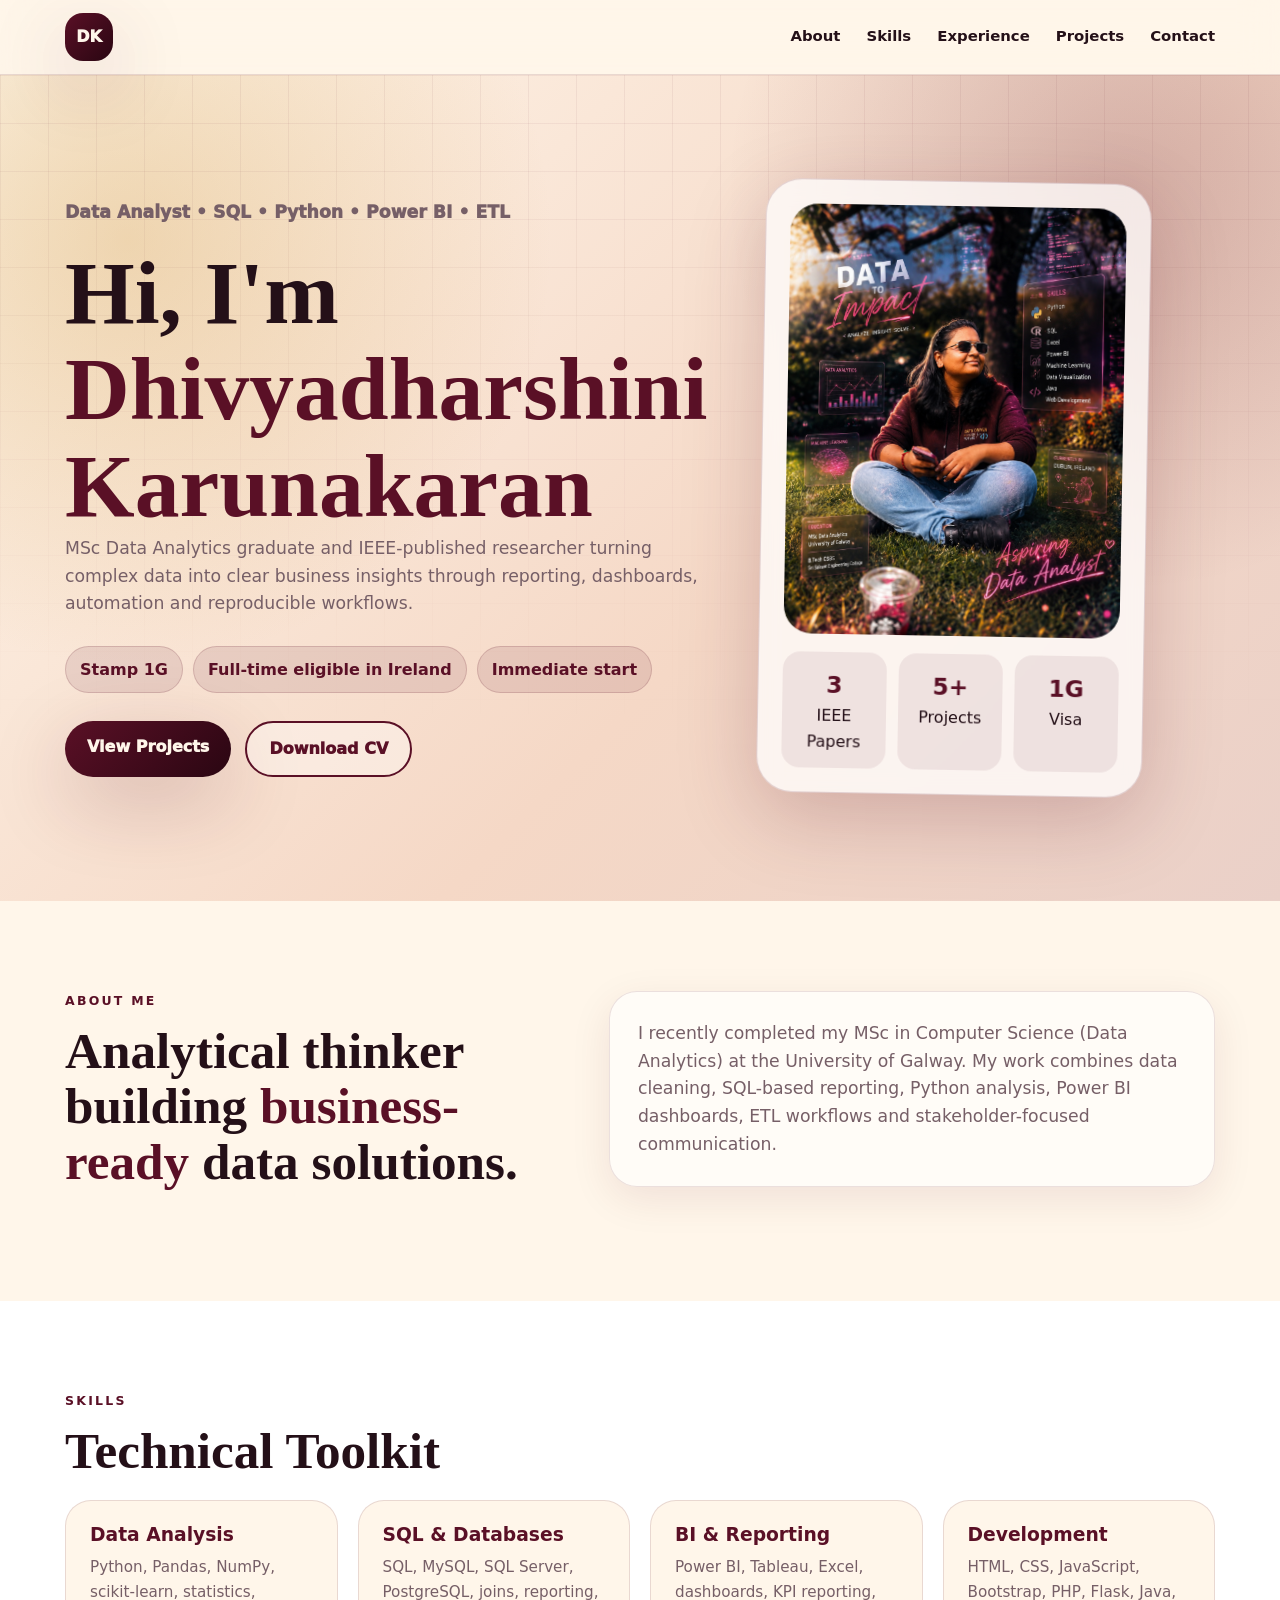
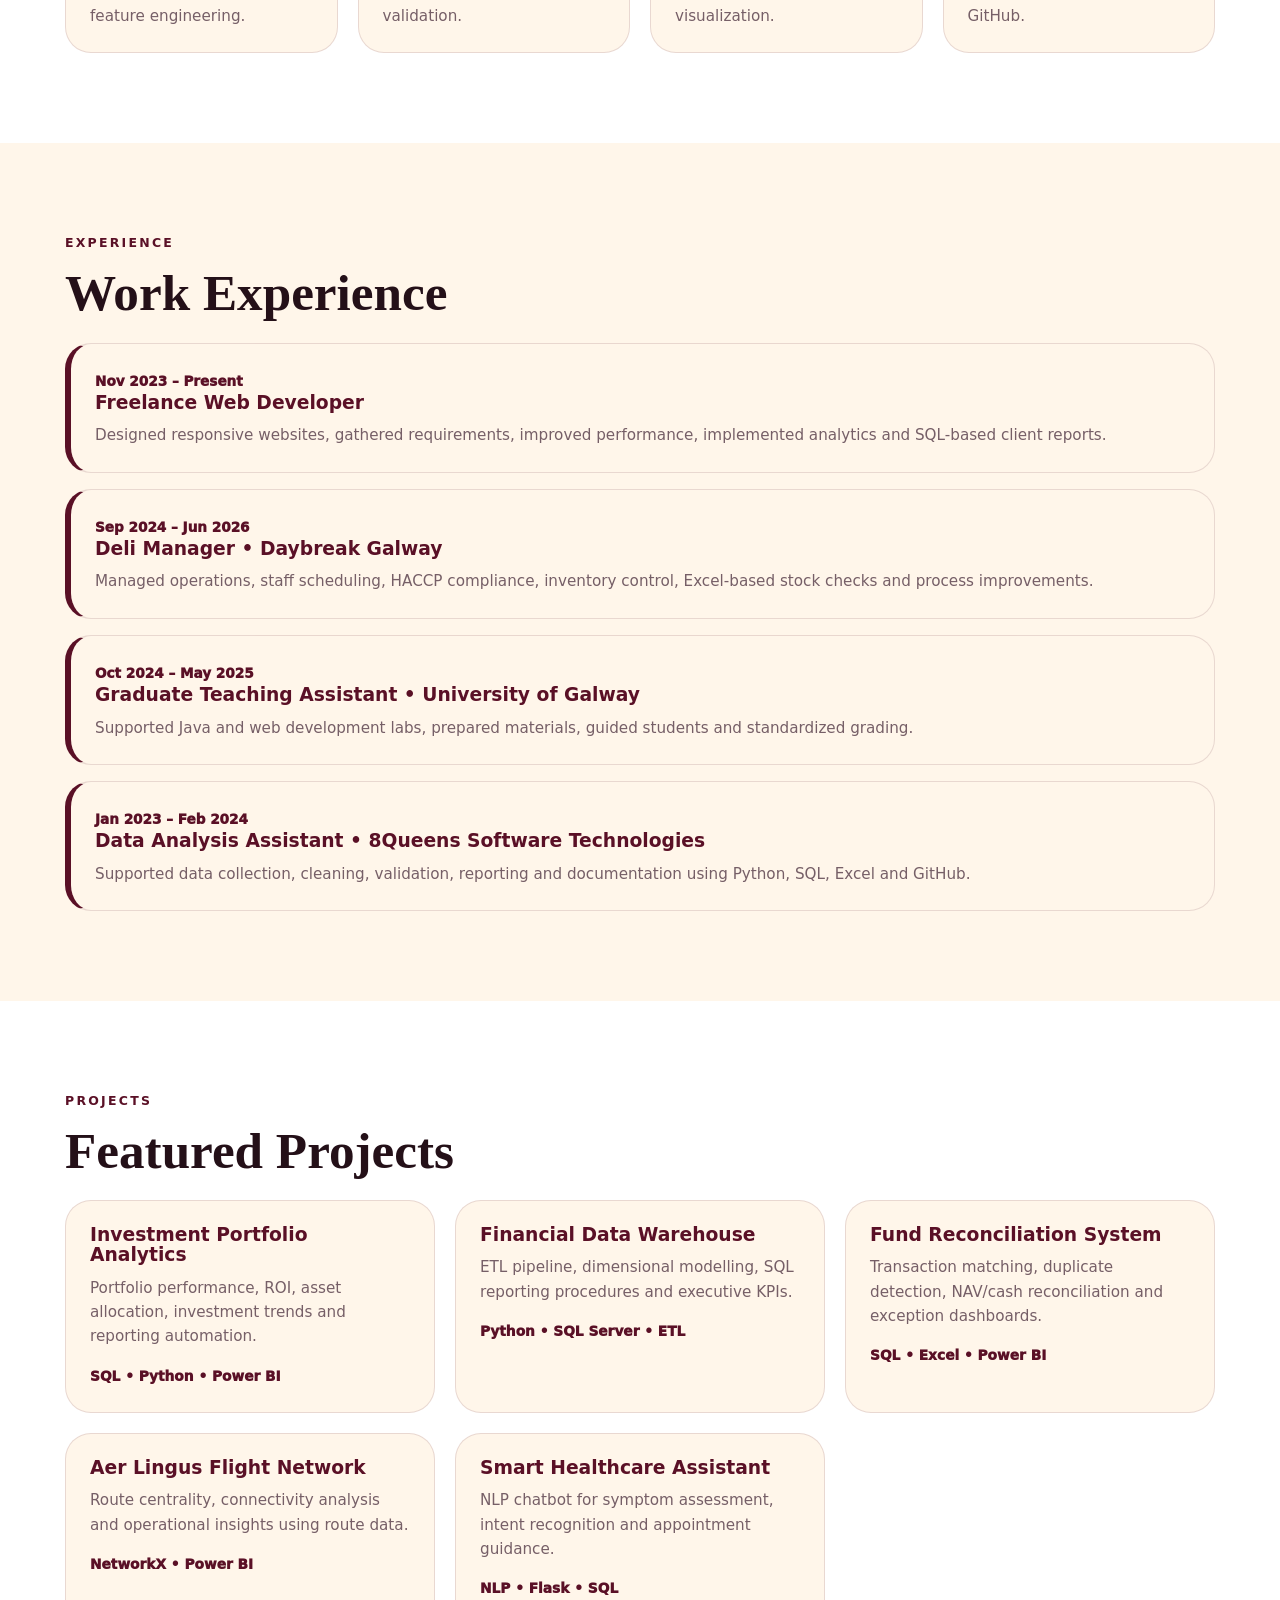
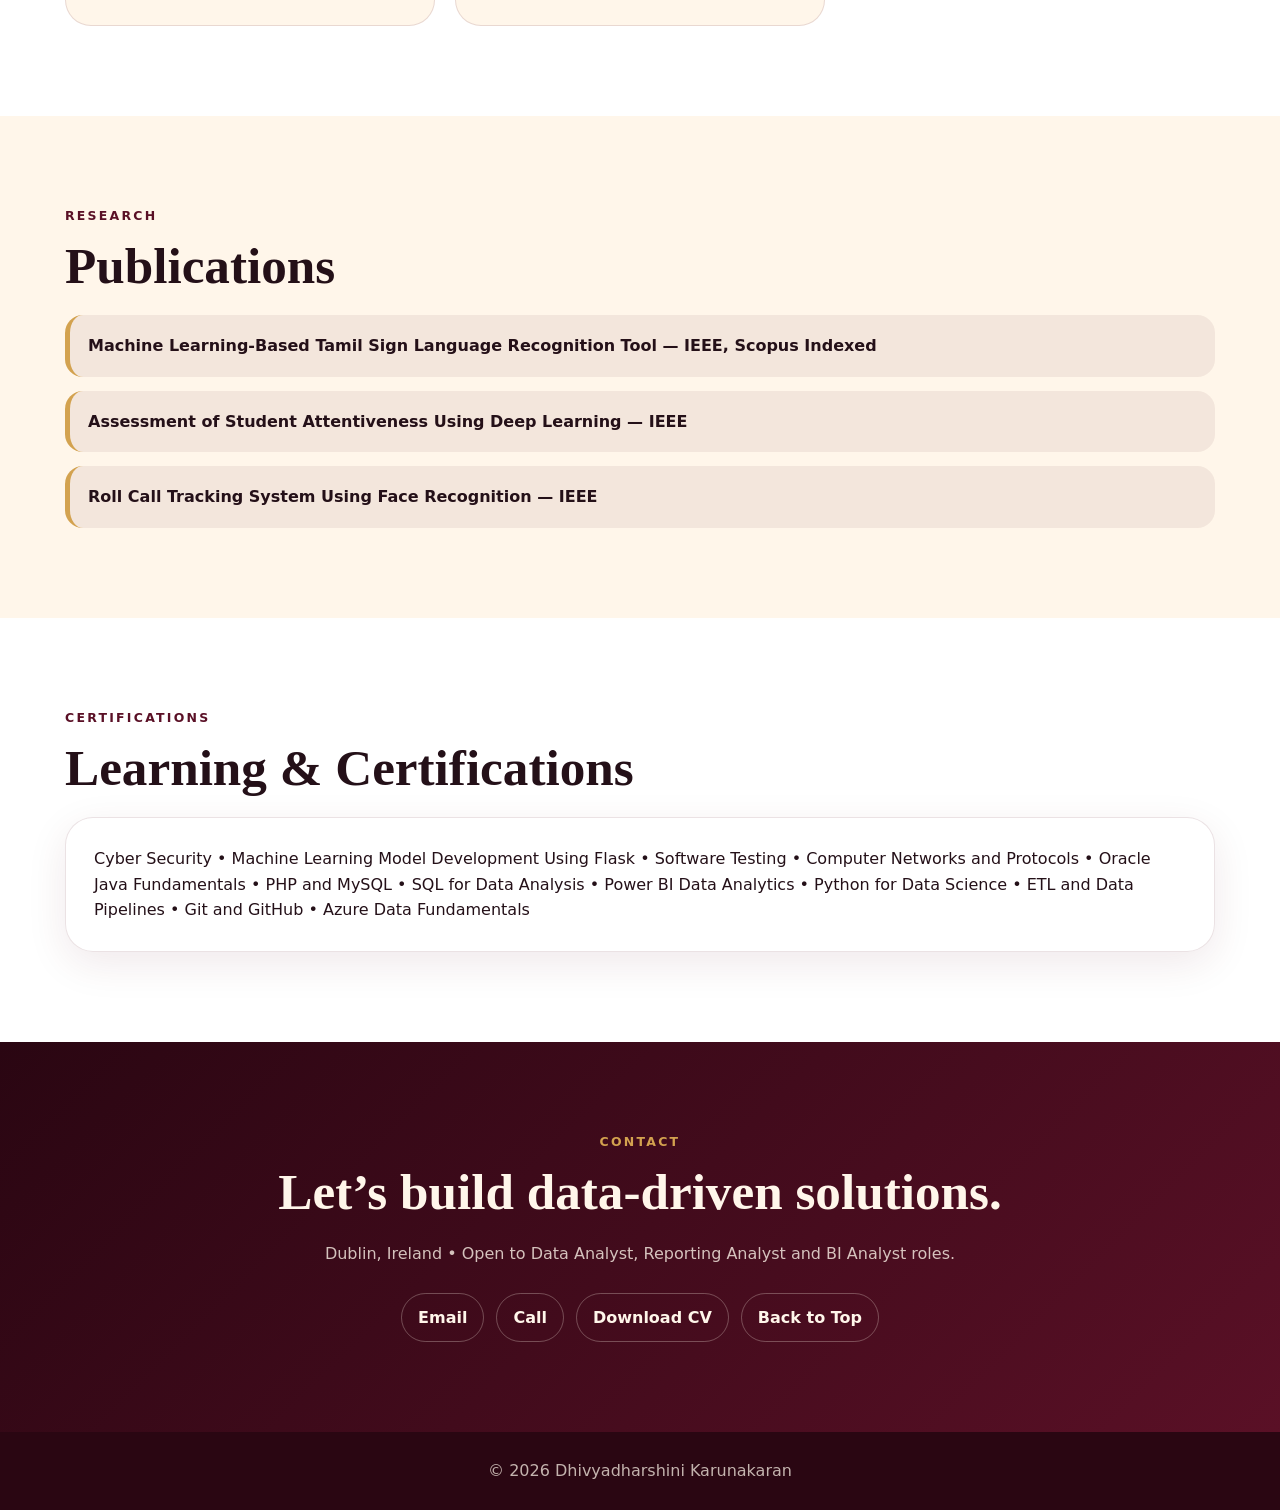
<file: index.html>
<!DOCTYPE html>
<html lang="en">
<head>
<meta charset="UTF-8"><meta name="viewport" content="width=device-width, initial-scale=1.0">
<title>Dhivyadharshini Karunakaran | Data Analyst Portfolio</title>
<style>
:root{--burgundy:#5A1026;--wine:#2A0612;--cream:#FFF6EA;--rose:#F3D8CC;--gold:#D3A24F;--ink:#241018;--muted:#765F67;--card:rgba(255,255,255,.72);--shadow:0 24px 80px rgba(90,16,38,.22)}
*{box-sizing:border-box;margin:0;padding:0}html{scroll-behavior:smooth}body{font-family:Inter,system-ui,-apple-system,Segoe UI,sans-serif;background:var(--cream);color:var(--ink);line-height:1.6;overflow-x:hidden}a{text-decoration:none;color:inherit}.container{width:min(1150px,92%);margin:auto}.section{padding:90px 0}.tag{letter-spacing:.18em;text-transform:uppercase;font-size:.78rem;font-weight:900;color:var(--burgundy);margin-bottom:12px}h1,h2,h3{line-height:1.08}h1{font-family:Georgia,serif;font-size:clamp(3.1rem,7vw,6.5rem)}h1 span,h2 span{color:var(--burgundy)}h2{font-family:Georgia,serif;font-size:clamp(2.1rem,4vw,3.6rem);margin-bottom:22px}.header{position:sticky;top:0;z-index:20;background:rgba(255,246,234,.82);backdrop-filter:blur(18px);border-bottom:1px solid rgba(90,16,38,.13)}.nav{height:74px;display:flex;justify-content:space-between;align-items:center}.logo{height:48px;width:48px;border-radius:18px;display:grid;place-items:center;background:linear-gradient(135deg,var(--burgundy),var(--wine));color:var(--cream);font-weight:1000;box-shadow:var(--shadow)}.links{display:flex;gap:26px;list-style:none;font-weight:800;font-size:.93rem}.links a:hover{color:var(--burgundy)}.hero{min-height:calc(100vh - 74px);display:grid;place-items:center;position:relative;background:radial-gradient(circle at 10% 20%,rgba(211,162,79,.34),transparent 32%),radial-gradient(circle at 88% 14%,rgba(90,16,38,.22),transparent 30%),linear-gradient(135deg,var(--cream),#f5d8c6 60%,#ead0c8)}.hero:before{content:"";position:absolute;inset:0;background-image:linear-gradient(rgba(90,16,38,.06) 1px,transparent 1px),linear-gradient(90deg,rgba(90,16,38,.06) 1px,transparent 1px);background-size:48px 48px;mask-image:linear-gradient(to bottom,black,transparent 80%)}.hero-grid{position:relative;display:grid;grid-template-columns:1.15fr .85fr;gap:54px;align-items:center}.eyebrow{font-weight:1000;color:var(--burgundy);margin-bottom:18px}.hero p{font-size:1.08rem;color:var(--muted);max-width:650px}.badges{display:flex;gap:10px;flex-wrap:wrap;margin:28px 0}.badges span{background:rgba(90,16,38,.10);border:1px solid rgba(90,16,38,.16);color:var(--burgundy);padding:10px 14px;border-radius:999px;font-weight:900}.btns{display:flex;gap:14px;flex-wrap:wrap}.btn{padding:13px 22px;border-radius:999px;font-weight:950;transition:.2s}.btn:hover{transform:translateY(-2px)}.primary{background:linear-gradient(135deg,var(--burgundy),var(--wine));color:var(--cream);box-shadow:var(--shadow)}.secondary{border:2px solid var(--burgundy);color:var(--burgundy);background:rgba(255,255,255,.35)}.profile-card{background:var(--card);border:1px solid rgba(90,16,38,.16);border-radius:36px;padding:24px;box-shadow:var(--shadow);backdrop-filter:blur(12px);transform:rotate(1deg)}.photo{height:430px;border-radius:28px;background:linear-gradient(135deg,var(--burgundy),#8d3451);display:grid;place-items:center;color:var(--cream);text-align:center;font-weight:1000;font-size:1.25rem;overflow:hidden}.photo img{width:100%;height:100%;object-fit:cover}.stats{display:grid;grid-template-columns:repeat(3,1fr);gap:12px;margin-top:18px}.stat{background:rgba(90,16,38,.08);border-radius:18px;padding:14px;text-align:center}.stat strong{display:block;color:var(--burgundy);font-size:1.45rem}.two{display:grid;grid-template-columns:.9fr 1.1fr;gap:48px;align-items:start}.about-text{font-size:1.08rem;color:var(--muted)}.cream-card{background:rgba(255,255,255,.62);border:1px solid rgba(90,16,38,.12);border-radius:28px;padding:28px;box-shadow:0 12px 42px rgba(90,16,38,.09)}.skills,.projects,.certs{background:#fff}.grid{display:grid;grid-template-columns:repeat(4,1fr);gap:20px}.card{background:var(--cream);border:1px solid rgba(90,16,38,.13);border-radius:26px;padding:24px;transition:.24s}.card:hover{transform:translateY(-6px);box-shadow:var(--shadow)}.card h3{color:var(--burgundy);margin-bottom:10px}.card p{color:var(--muted);font-size:.95rem}.timeline{display:grid;gap:16px}.timeline .card{border-left:6px solid var(--burgundy)}.date{font-size:.85rem;font-weight:1000;color:var(--burgundy)}.project-grid{grid-template-columns:repeat(3,1fr)}.pill{display:inline-block;margin-top:16px;color:var(--burgundy);font-weight:1000;font-size:.86rem}.research-list{display:grid;gap:14px}.research-list p{background:rgba(90,16,38,.07);border-left:5px solid var(--gold);padding:18px;border-radius:18px;font-weight:800}.contact{background:linear-gradient(135deg,var(--wine),var(--burgundy));color:var(--cream);text-align:center}.contact .tag{color:var(--gold)}.contact p{color:rgba(255,246,234,.78)}.contact-links{display:flex;justify-content:center;gap:12px;flex-wrap:wrap;margin-top:26px}.contact-links a{border:1px solid rgba(255,246,234,.28);border-radius:999px;padding:11px 16px;font-weight:900}.footer{background:var(--wine);color:rgba(255,246,234,.72);text-align:center;padding:26px}@media(max-width:920px){.hero-grid,.two{grid-template-columns:1fr}.grid,.project-grid{grid-template-columns:1fr 1fr}.links{display:none}.photo{height:340px}}@media(max-width:620px){.grid,.project-grid,.stats{grid-template-columns:1fr}.section{padding:64px 0}h1{font-size:3rem}}
/* PHONE RESPONSIVE FIX ONLY */
@media (max-width: 768px) {
  .nav {
    height: auto;
    padding: 14px 0;
    gap: 14px;
    flex-direction: column;
  }

  .links {
    display: flex;
    flex-wrap: wrap;
    justify-content: center;
    gap: 12px 18px;
    font-size: .82rem;
  }

  .hero {
    min-height: auto;
    padding: 55px 0 70px;
    text-align: center;
  }

  .hero-grid {
    grid-template-columns: 1fr;
    gap: 34px;
  }

  h1 {
    font-size: clamp(2.7rem, 13vw, 4.2rem);
  }

  h2 {
    font-size: clamp(1.9rem, 8vw, 2.6rem);
  }

  .hero p {
    font-size: 1rem;
    margin: auto;
  }

  .badges,
  .btns {
    justify-content: center;
  }

  .btn {
    width: 100%;
    max-width: 260px;
    text-align: center;
  }

  .profile-card {
    transform: none;
    width: 100%;
    max-width: 380px;
    margin: auto;
    padding: 18px;
    border-radius: 30px;
  }

  .photo {
    height: 420px;
    border-radius: 24px;
  }

  .two {
    grid-template-columns: 1fr;
    gap: 24px;
    text-align: center;
  }

  .grid,
  .project-grid,
  .stats {
    grid-template-columns: 1fr;
  }

  .card,
  .cream-card {
    padding: 22px;
  }

  .section {
    padding: 65px 0;
  }

  .contact-links {
    flex-direction: column;
    align-items: center;
  }

  .contact-links a {
    width: 100%;
    max-width: 260px;
  }
}

@media (max-width: 430px) {
  .container {
    width: 90%;
  }

  .logo {
    width: 44px;
    height: 44px;
  }

  .links {
    gap: 10px 14px;
    font-size: .78rem;
  }

  h1 {
    font-size: 2.6rem;
  }

  .photo {
    height: 360px;
  }

  .badges span {
    font-size: .82rem;
    padding: 9px 12px;
  }
}
</style>
</head>
<body>
<header class="header"><nav class="nav container"><a class="logo" href="#home">DK</a><ul class="links"><li><a href="#about">About</a></li><li><a href="#skills">Skills</a></li><li><a href="#experience">Experience</a></li><li><a href="#projects">Projects</a></li><li><a href="#contact">Contact</a></li></ul></nav></header>
<main>
<section id="home" class="hero"><div class="container hero-grid"><div><p class="eyebrow">Data Analyst • SQL • Python • Power BI • ETL</p><h1>Hi, I'm <span>Dhivyadharshini Karunakaran</span></h1><p>MSc Data Analytics graduate and IEEE-published researcher turning complex data into clear business insights through reporting, dashboards, automation and reproducible workflows.</p><div class="badges"><span>Stamp 1G</span><span>Full-time eligible in Ireland</span><span>Immediate start</span></div><div class="btns"><a class="btn primary" href="#projects">View Projects</a><a class="btn secondary" href="resume_dhivyadharshini_karunakaran.pdf" download>Download CV</a></div></div><div class="profile-card"><div class="photo"><img src="ai image.png" onerror="this.style.display='none'" alt="Profile photo"><div><br><small></small></div></div><div class="stats"><div class="stat"><strong>3</strong>IEEE Papers</div><div class="stat"><strong>5+</strong>Projects</div><div class="stat"><strong>1G</strong>Visa</div></div></div></div></section>
<section id="about" class="section"><div class="container two"><div><p class="tag">About Me</p><h2>Analytical thinker building <span>business-ready</span> data solutions.</h2></div><div class="cream-card about-text">I recently completed my MSc in Computer Science (Data Analytics) at the University of Galway. My work combines data cleaning, SQL-based reporting, Python analysis, Power BI dashboards, ETL workflows and stakeholder-focused communication.</div></div></section>
<section id="skills" class="section skills"><div class="container"><p class="tag">Skills</p><h2>Technical Toolkit</h2><div class="grid"><div class="card"><h3>Data Analysis</h3><p>Python, Pandas, NumPy, scikit-learn, statistics, feature engineering.</p></div><div class="card"><h3>SQL & Databases</h3><p>SQL, MySQL, SQL Server, PostgreSQL, joins, reporting, validation.</p></div><div class="card"><h3>BI & Reporting</h3><p>Power BI, Tableau, Excel, dashboards, KPI reporting, visualization.</p></div><div class="card"><h3>Development</h3><p>HTML, CSS, JavaScript, Bootstrap, PHP, Flask, Java, GitHub.</p></div></div></div></section>
<section id="experience" class="section"><div class="container"><p class="tag">Experience</p><h2>Work Experience</h2><div class="timeline"><article class="card"><span class="date">Nov 2023 – Present</span><h3>Freelance Web Developer</h3><p>Designed responsive websites, gathered requirements, improved performance, implemented analytics and SQL-based client reports.</p></article><article class="card"><span class="date">Sep 2024 – Jun 2026</span><h3>Deli Manager • Daybreak Galway</h3><p>Managed operations, staff scheduling, HACCP compliance, inventory control, Excel-based stock checks and process improvements.</p></article><article class="card"><span class="date">Oct 2024 – May 2025</span><h3>Graduate Teaching Assistant • University of Galway</h3><p>Supported Java and web development labs, prepared materials, guided students and standardized grading.</p></article><article class="card"><span class="date">Jan 2023 – Feb 2024</span><h3>Data Analysis Assistant • 8Queens Software Technologies</h3><p>Supported data collection, cleaning, validation, reporting and documentation using Python, SQL, Excel and GitHub.</p></article></div></div></section>
<section id="projects" class="section projects"><div class="container"><p class="tag">Projects</p><h2>Featured Projects</h2><div class="grid project-grid"><article class="card"><h3>Investment Portfolio Analytics</h3><p>Portfolio performance, ROI, asset allocation, investment trends and reporting automation.</p><span class="pill">SQL • Python • Power BI</span></article><article class="card"><h3>Financial Data Warehouse</h3><p>ETL pipeline, dimensional modelling, SQL reporting procedures and executive KPIs.</p><span class="pill">Python • SQL Server • ETL</span></article><article class="card"><h3>Fund Reconciliation System</h3><p>Transaction matching, duplicate detection, NAV/cash reconciliation and exception dashboards.</p><span class="pill">SQL • Excel • Power BI</span></article><article class="card"><h3>Aer Lingus Flight Network</h3><p>Route centrality, connectivity analysis and operational insights using route data.</p><span class="pill">NetworkX • Power BI</span></article><article class="card"><h3>Smart Healthcare Assistant</h3><p>NLP chatbot for symptom assessment, intent recognition and appointment guidance.</p><span class="pill">NLP • Flask • SQL</span></article></div></div></section>
<section id="research" class="section"><div class="container"><p class="tag">Research</p><h2>Publications</h2><div class="research-list"><p>Machine Learning-Based Tamil Sign Language Recognition Tool — IEEE, Scopus Indexed</p><p>Assessment of Student Attentiveness Using Deep Learning — IEEE</p><p>Roll Call Tracking System Using Face Recognition — IEEE</p></div></div></section>
<section class="section certs"><div class="container"><p class="tag">Certifications</p><h2>Learning & Certifications</h2><div class="cream-card">Cyber Security • Machine Learning Model Development Using Flask • Software Testing • Computer Networks and Protocols • Oracle Java Fundamentals • PHP and MySQL • SQL for Data Analysis • Power BI Data Analytics • Python for Data Science • ETL and Data Pipelines • Git and GitHub • Azure Data Fundamentals</div></div></section>
<section id="contact" class="section contact"><div class="container"><p class="tag">Contact</p><h2>Let’s build data-driven solutions.</h2><p>Dublin, Ireland • Open to Data Analyst, Reporting Analyst and BI Analyst roles.</p><div class="contact-links"><a href="mailto:dhivyak0210@gmail.com">Email</a><a href="tel:+353892301616">Call</a><a href="resume_dhivyadharshini_karunakaran.pdf" download>Download CV</a><a href="#home">Back to Top</a></div></div></section>
</main><footer class="footer">© 2026 Dhivyadharshini Karunakaran</footer>
</body></html>
</file>
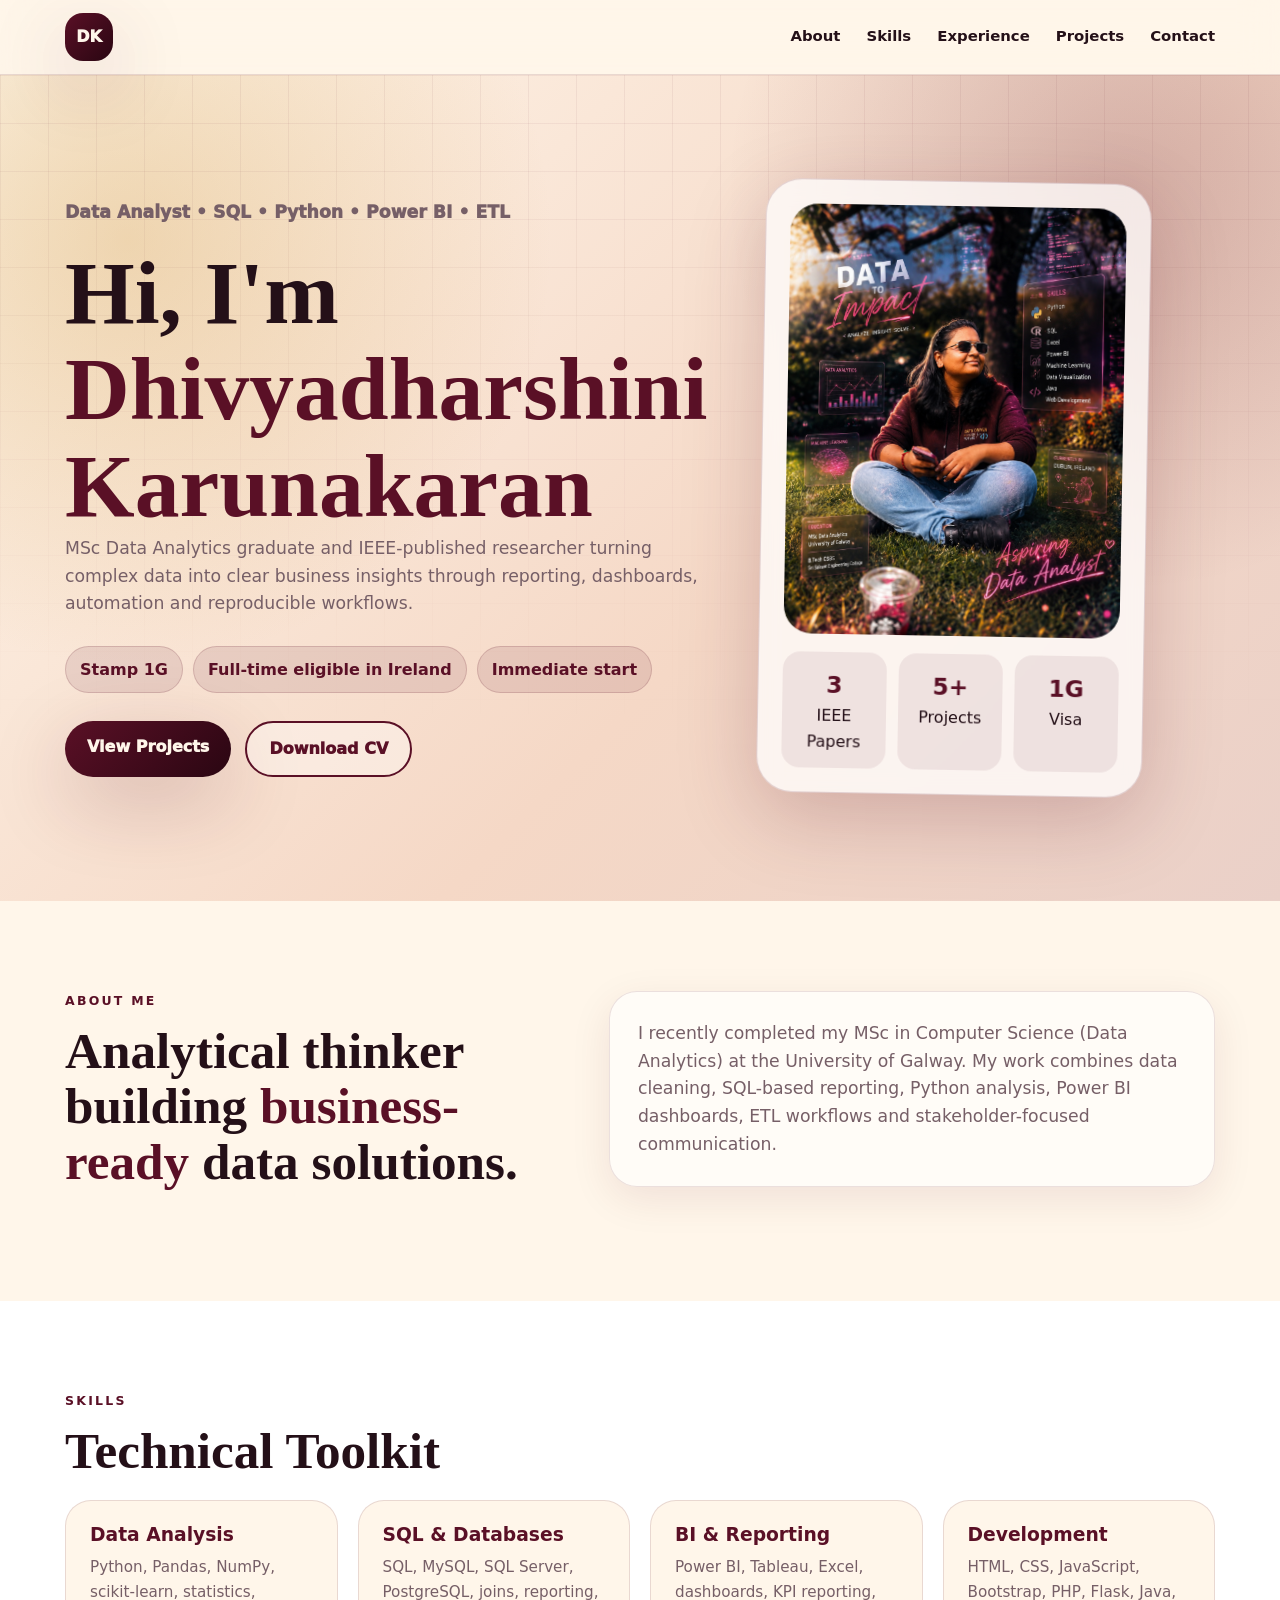
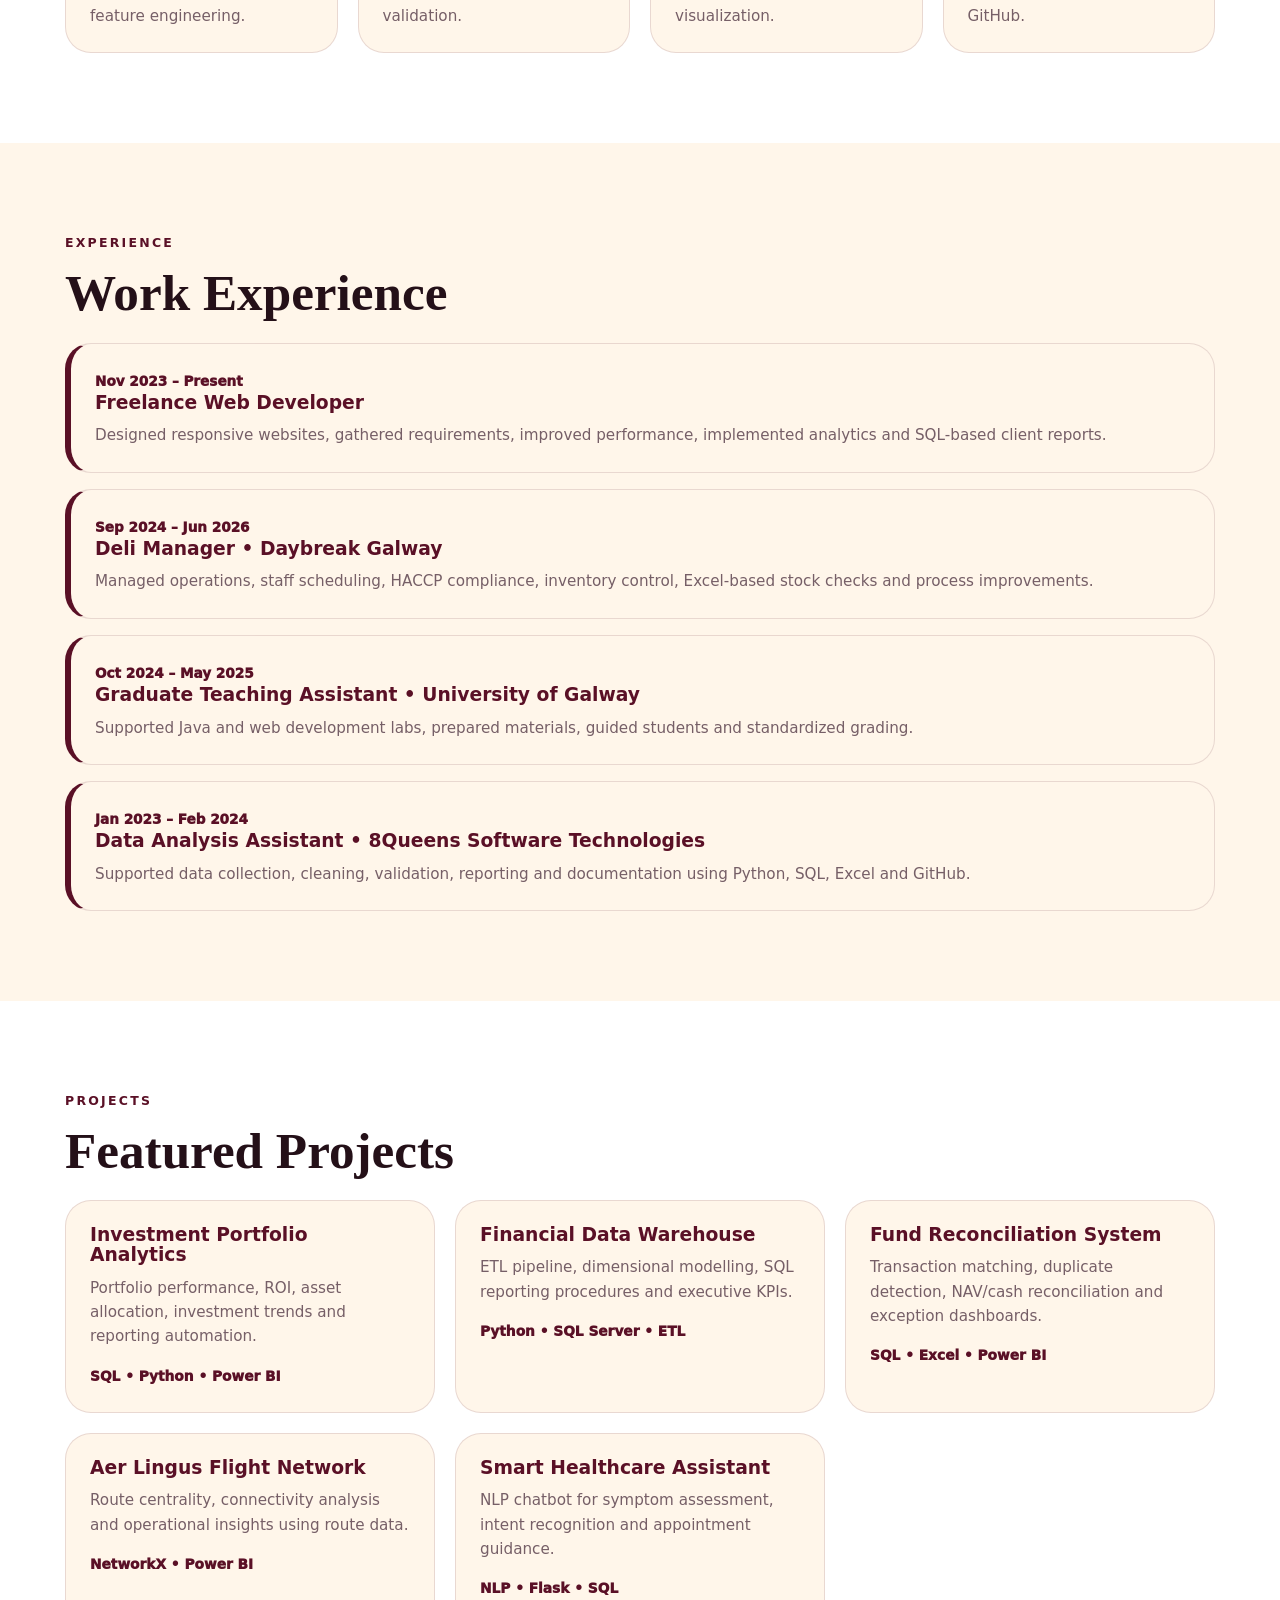
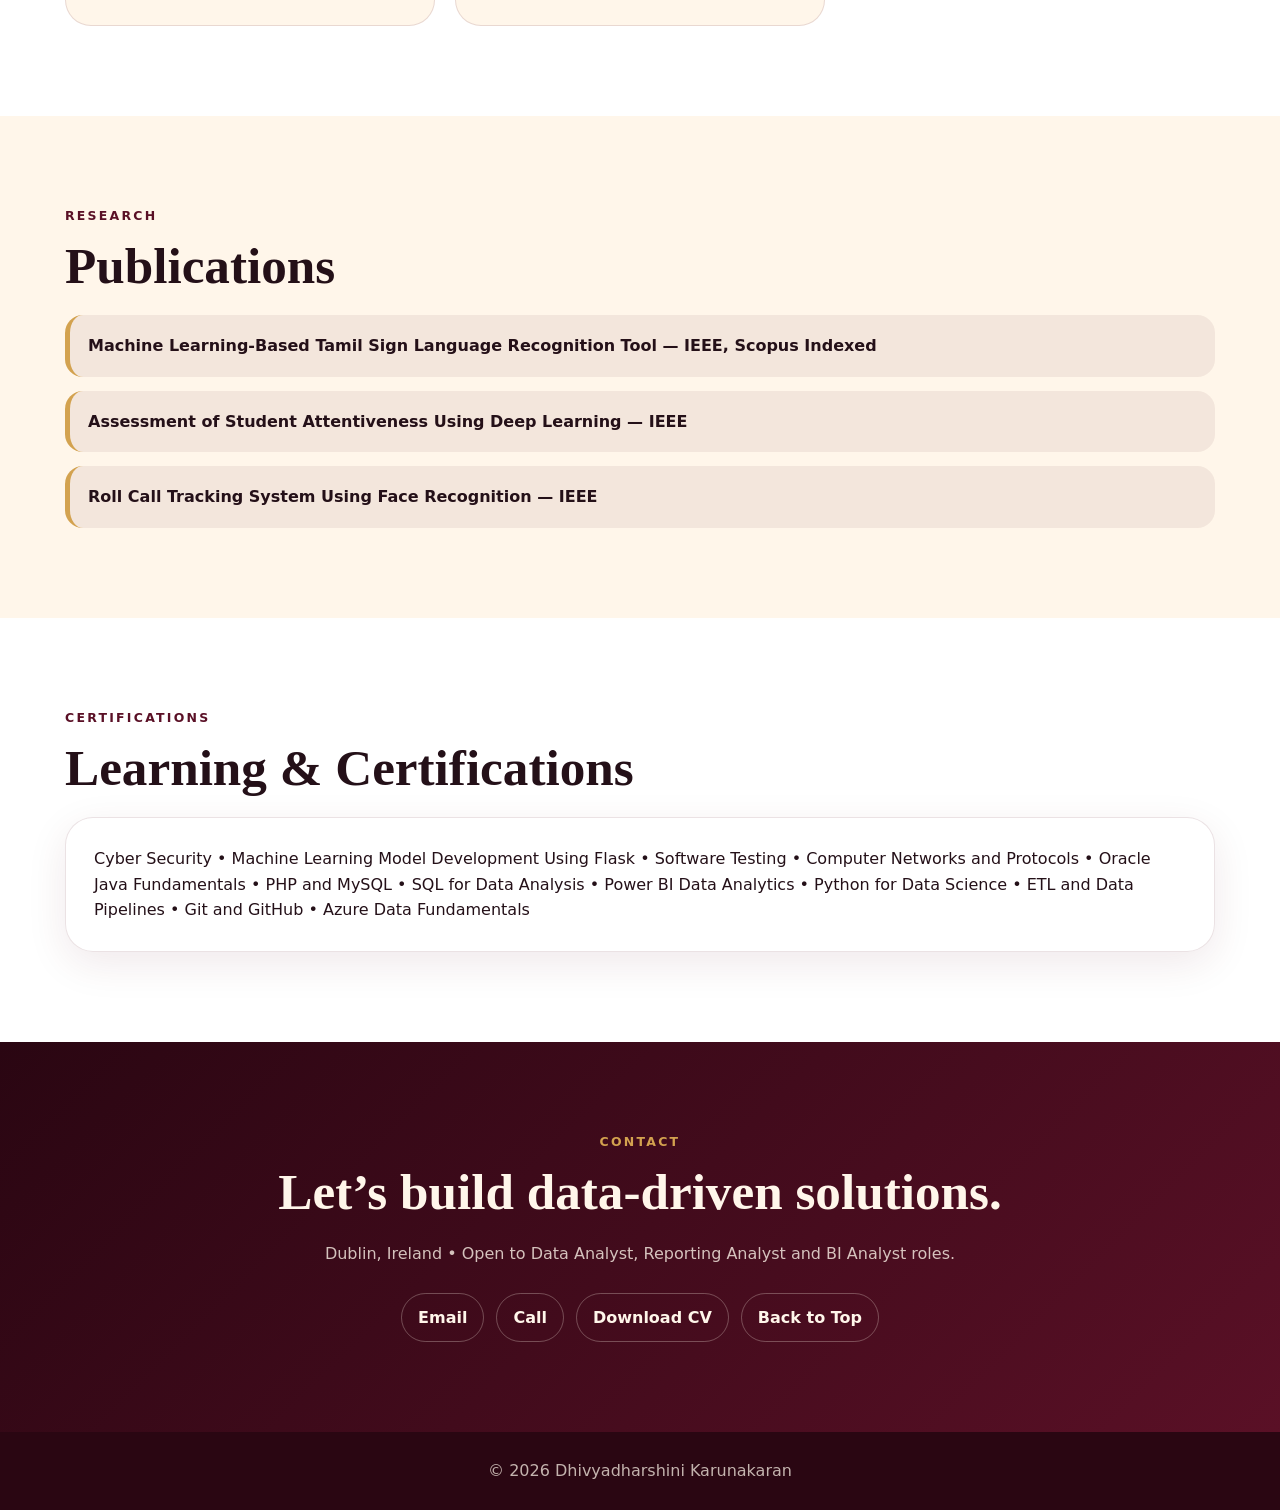
<file: index(6).html>
<!DOCTYPE html>
<html lang="en">
<head>
<meta charset="UTF-8"><meta name="viewport" content="width=device-width, initial-scale=1.0">
<title>Dhivyadharshini Karunakaran | Data Analyst Portfolio</title>
<style>
:root{--burgundy:#5A1026;--wine:#2A0612;--cream:#FFF6EA;--rose:#F3D8CC;--gold:#D3A24F;--ink:#241018;--muted:#765F67;--card:rgba(255,255,255,.72);--shadow:0 24px 80px rgba(90,16,38,.22)}
*{box-sizing:border-box;margin:0;padding:0}html{scroll-behavior:smooth}body{font-family:Inter,system-ui,-apple-system,Segoe UI,sans-serif;background:var(--cream);color:var(--ink);line-height:1.6;overflow-x:hidden}a{text-decoration:none;color:inherit}.container{width:min(1150px,92%);margin:auto}.section{padding:90px 0}.tag{letter-spacing:.18em;text-transform:uppercase;font-size:.78rem;font-weight:900;color:var(--burgundy);margin-bottom:12px}h1,h2,h3{line-height:1.08}h1{font-family:Georgia,serif;font-size:clamp(3.1rem,7vw,6.5rem)}h1 span,h2 span{color:var(--burgundy)}h2{font-family:Georgia,serif;font-size:clamp(2.1rem,4vw,3.6rem);margin-bottom:22px}.header{position:sticky;top:0;z-index:20;background:rgba(255,246,234,.82);backdrop-filter:blur(18px);border-bottom:1px solid rgba(90,16,38,.13)}.nav{height:74px;display:flex;justify-content:space-between;align-items:center}.logo{height:48px;width:48px;border-radius:18px;display:grid;place-items:center;background:linear-gradient(135deg,var(--burgundy),var(--wine));color:var(--cream);font-weight:1000;box-shadow:var(--shadow)}.links{display:flex;gap:26px;list-style:none;font-weight:800;font-size:.93rem}.links a:hover{color:var(--burgundy)}.hero{min-height:calc(100vh - 74px);display:grid;place-items:center;position:relative;background:radial-gradient(circle at 10% 20%,rgba(211,162,79,.34),transparent 32%),radial-gradient(circle at 88% 14%,rgba(90,16,38,.22),transparent 30%),linear-gradient(135deg,var(--cream),#f5d8c6 60%,#ead0c8)}.hero:before{content:"";position:absolute;inset:0;background-image:linear-gradient(rgba(90,16,38,.06) 1px,transparent 1px),linear-gradient(90deg,rgba(90,16,38,.06) 1px,transparent 1px);background-size:48px 48px;mask-image:linear-gradient(to bottom,black,transparent 80%)}.hero-grid{position:relative;display:grid;grid-template-columns:1.15fr .85fr;gap:54px;align-items:center}.eyebrow{font-weight:1000;color:var(--burgundy);margin-bottom:18px}.hero p{font-size:1.08rem;color:var(--muted);max-width:650px}.badges{display:flex;gap:10px;flex-wrap:wrap;margin:28px 0}.badges span{background:rgba(90,16,38,.10);border:1px solid rgba(90,16,38,.16);color:var(--burgundy);padding:10px 14px;border-radius:999px;font-weight:900}.btns{display:flex;gap:14px;flex-wrap:wrap}.btn{padding:13px 22px;border-radius:999px;font-weight:950;transition:.2s}.btn:hover{transform:translateY(-2px)}.primary{background:linear-gradient(135deg,var(--burgundy),var(--wine));color:var(--cream);box-shadow:var(--shadow)}.secondary{border:2px solid var(--burgundy);color:var(--burgundy);background:rgba(255,255,255,.35)}.profile-card{background:var(--card);border:1px solid rgba(90,16,38,.16);border-radius:36px;padding:24px;box-shadow:var(--shadow);backdrop-filter:blur(12px);transform:rotate(1deg)}.photo{height:430px;border-radius:28px;background:linear-gradient(135deg,var(--burgundy),#8d3451);display:grid;place-items:center;color:var(--cream);text-align:center;font-weight:1000;font-size:1.25rem;overflow:hidden}.photo img{width:100%;height:100%;object-fit:cover}.stats{display:grid;grid-template-columns:repeat(3,1fr);gap:12px;margin-top:18px}.stat{background:rgba(90,16,38,.08);border-radius:18px;padding:14px;text-align:center}.stat strong{display:block;color:var(--burgundy);font-size:1.45rem}.two{display:grid;grid-template-columns:.9fr 1.1fr;gap:48px;align-items:start}.about-text{font-size:1.08rem;color:var(--muted)}.cream-card{background:rgba(255,255,255,.62);border:1px solid rgba(90,16,38,.12);border-radius:28px;padding:28px;box-shadow:0 12px 42px rgba(90,16,38,.09)}.skills,.projects,.certs{background:#fff}.grid{display:grid;grid-template-columns:repeat(4,1fr);gap:20px}.card{background:var(--cream);border:1px solid rgba(90,16,38,.13);border-radius:26px;padding:24px;transition:.24s}.card:hover{transform:translateY(-6px);box-shadow:var(--shadow)}.card h3{color:var(--burgundy);margin-bottom:10px}.card p{color:var(--muted);font-size:.95rem}.timeline{display:grid;gap:16px}.timeline .card{border-left:6px solid var(--burgundy)}.date{font-size:.85rem;font-weight:1000;color:var(--burgundy)}.project-grid{grid-template-columns:repeat(3,1fr)}.pill{display:inline-block;margin-top:16px;color:var(--burgundy);font-weight:1000;font-size:.86rem}.research-list{display:grid;gap:14px}.research-list p{background:rgba(90,16,38,.07);border-left:5px solid var(--gold);padding:18px;border-radius:18px;font-weight:800}.contact{background:linear-gradient(135deg,var(--wine),var(--burgundy));color:var(--cream);text-align:center}.contact .tag{color:var(--gold)}.contact p{color:rgba(255,246,234,.78)}.contact-links{display:flex;justify-content:center;gap:12px;flex-wrap:wrap;margin-top:26px}.contact-links a{border:1px solid rgba(255,246,234,.28);border-radius:999px;padding:11px 16px;font-weight:900}.footer{background:var(--wine);color:rgba(255,246,234,.72);text-align:center;padding:26px}@media(max-width:920px){.hero-grid,.two{grid-template-columns:1fr}.grid,.project-grid{grid-template-columns:1fr 1fr}.links{display:none}.photo{height:340px}}@media(max-width:620px){.grid,.project-grid,.stats{grid-template-columns:1fr}.section{padding:64px 0}h1{font-size:3rem}}
</style>
</head>
<body>
<header class="header"><nav class="nav container"><a class="logo" href="#home">DK</a><ul class="links"><li><a href="#about">About</a></li><li><a href="#skills">Skills</a></li><li><a href="#experience">Experience</a></li><li><a href="#projects">Projects</a></li><li><a href="#contact">Contact</a></li></ul></nav></header>
<main>
<section id="home" class="hero"><div class="container hero-grid"><div><p class="eyebrow">Data Analyst • SQL • Python • Power BI • ETL</p><h1>Hi, I'm <span>Dhivyadharshini Karunakaran</span></h1><p>MSc Data Analytics graduate and IEEE-published researcher turning complex data into clear business insights through reporting, dashboards, automation and reproducible workflows.</p><div class="badges"><span>Stamp 1G</span><span>Full-time eligible in Ireland</span><span>Immediate start</span></div><div class="btns"><a class="btn primary" href="#projects">View Projects</a><a class="btn secondary" href="resume_dhivyadharshini_karunakaran.pdf" download>Download CV</a></div></div><div class="profile-card"><div class="photo"><img src="ai image.png" onerror="this.style.display='none'" alt="Profile photo"><div>Add your photo<br><small>name it: ai image.png</small></div></div><div class="stats"><div class="stat"><strong>3</strong>IEEE Papers</div><div class="stat"><strong>5+</strong>Projects</div><div class="stat"><strong>1G</strong>Visa</div></div></div></div></section>
<section id="about" class="section"><div class="container two"><div><p class="tag">About Me</p><h2>Analytical thinker building <span>business-ready</span> data solutions.</h2></div><div class="cream-card about-text">I recently completed my MSc in Computer Science (Data Analytics) at the University of Galway. My work combines data cleaning, SQL-based reporting, Python analysis, Power BI dashboards, ETL workflows and stakeholder-focused communication.</div></div></section>
<section id="skills" class="section skills"><div class="container"><p class="tag">Skills</p><h2>Technical Toolkit</h2><div class="grid"><div class="card"><h3>Data Analysis</h3><p>Python, Pandas, NumPy, scikit-learn, statistics, feature engineering.</p></div><div class="card"><h3>SQL & Databases</h3><p>SQL, MySQL, SQL Server, PostgreSQL, joins, reporting, validation.</p></div><div class="card"><h3>BI & Reporting</h3><p>Power BI, Tableau, Excel, dashboards, KPI reporting, visualization.</p></div><div class="card"><h3>Development</h3><p>HTML, CSS, JavaScript, Bootstrap, PHP, Flask, Java, GitHub.</p></div></div></div></section>
<section id="experience" class="section"><div class="container"><p class="tag">Experience</p><h2>Work Experience</h2><div class="timeline"><article class="card"><span class="date">Nov 2023 – Present</span><h3>Freelance Web Developer</h3><p>Designed responsive websites, gathered requirements, improved performance, implemented analytics and SQL-based client reports.</p></article><article class="card"><span class="date">Sep 2024 – Jun 2026</span><h3>Deli Manager • Daybreak Galway</h3><p>Managed operations, staff scheduling, HACCP compliance, inventory control, Excel-based stock checks and process improvements.</p></article><article class="card"><span class="date">Oct 2024 – May 2025</span><h3>Graduate Teaching Assistant • University of Galway</h3><p>Supported Java and web development labs, prepared materials, guided students and standardized grading.</p></article><article class="card"><span class="date">Jan 2023 – Feb 2024</span><h3>Data Analysis Assistant • 8Queens Software Technologies</h3><p>Supported data collection, cleaning, validation, reporting and documentation using Python, SQL, Excel and GitHub.</p></article></div></div></section>
<section id="projects" class="section projects"><div class="container"><p class="tag">Projects</p><h2>Featured Projects</h2><div class="grid project-grid"><article class="card"><h3>Investment Portfolio Analytics</h3><p>Portfolio performance, ROI, asset allocation, investment trends and reporting automation.</p><span class="pill">SQL • Python • Power BI</span></article><article class="card"><h3>Financial Data Warehouse</h3><p>ETL pipeline, dimensional modelling, SQL reporting procedures and executive KPIs.</p><span class="pill">Python • SQL Server • ETL</span></article><article class="card"><h3>Fund Reconciliation System</h3><p>Transaction matching, duplicate detection, NAV/cash reconciliation and exception dashboards.</p><span class="pill">SQL • Excel • Power BI</span></article><article class="card"><h3>Aer Lingus Flight Network</h3><p>Route centrality, connectivity analysis and operational insights using route data.</p><span class="pill">NetworkX • Power BI</span></article><article class="card"><h3>Smart Healthcare Assistant</h3><p>NLP chatbot for symptom assessment, intent recognition and appointment guidance.</p><span class="pill">NLP • Flask • SQL</span></article></div></div></section>
<section id="research" class="section"><div class="container"><p class="tag">Research</p><h2>Publications</h2><div class="research-list"><p>Machine Learning-Based Tamil Sign Language Recognition Tool — IEEE, Scopus Indexed</p><p>Assessment of Student Attentiveness Using Deep Learning — IEEE</p><p>Roll Call Tracking System Using Face Recognition — IEEE</p></div></div></section>
<section class="section certs"><div class="container"><p class="tag">Certifications</p><h2>Learning & Certifications</h2><div class="cream-card">Cyber Security • Machine Learning Model Development Using Flask • Software Testing • Computer Networks and Protocols • Oracle Java Fundamentals • PHP and MySQL • SQL for Data Analysis • Power BI Data Analytics • Python for Data Science • ETL and Data Pipelines • Git and GitHub • Azure Data Fundamentals</div></div></section>
<section id="contact" class="section contact"><div class="container"><p class="tag">Contact</p><h2>Let’s build data-driven solutions.</h2><p>Dublin, Ireland • Open to Data Analyst, Reporting Analyst and BI Analyst roles.</p><div class="contact-links"><a href="mailto:dhivyak0210@gmail.com">Email</a><a href="tel:+353892301616">Call</a><a href="resume_dhivyadharshini_karunakaran.pdf" download>Download CV</a><a href="#home">Back to Top</a></div></div></section>
</main><footer class="footer">© 2026 Dhivyadharshini Karunakaran</footer>
</body></html>
</file>
